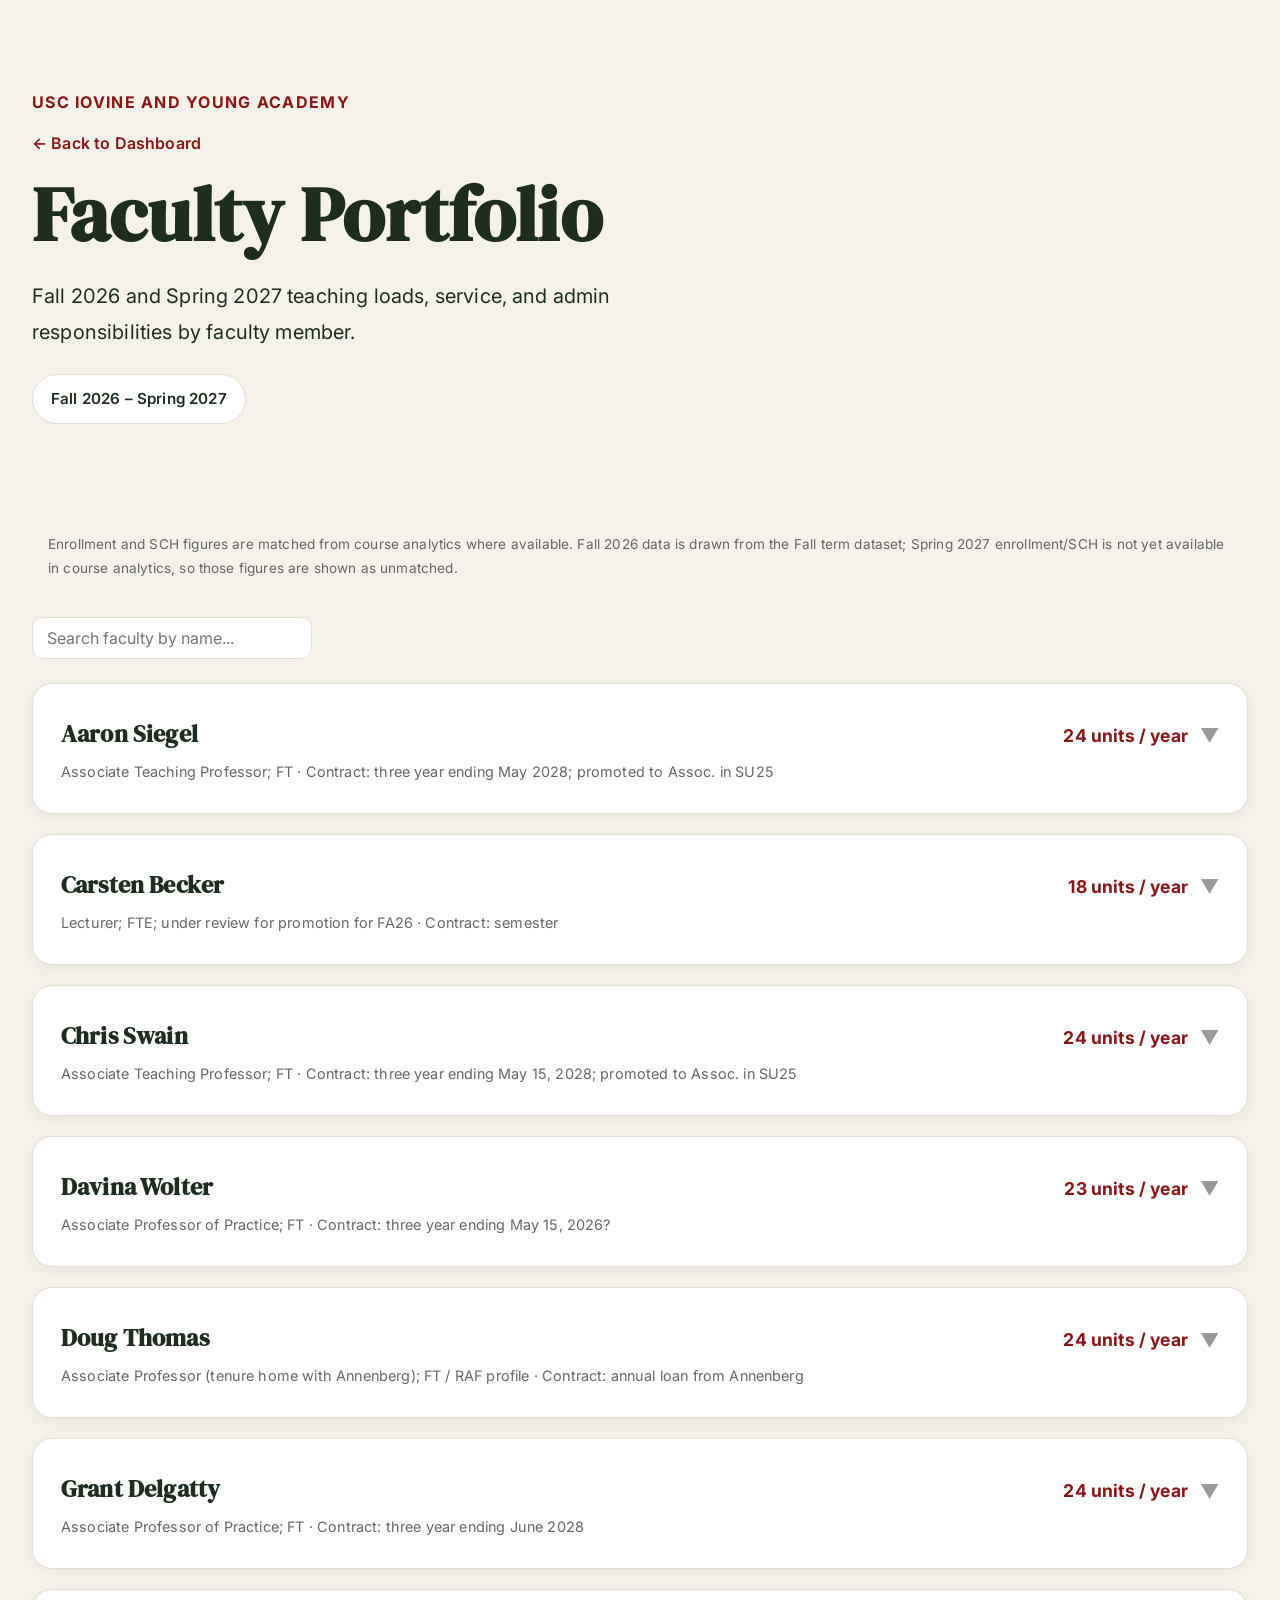
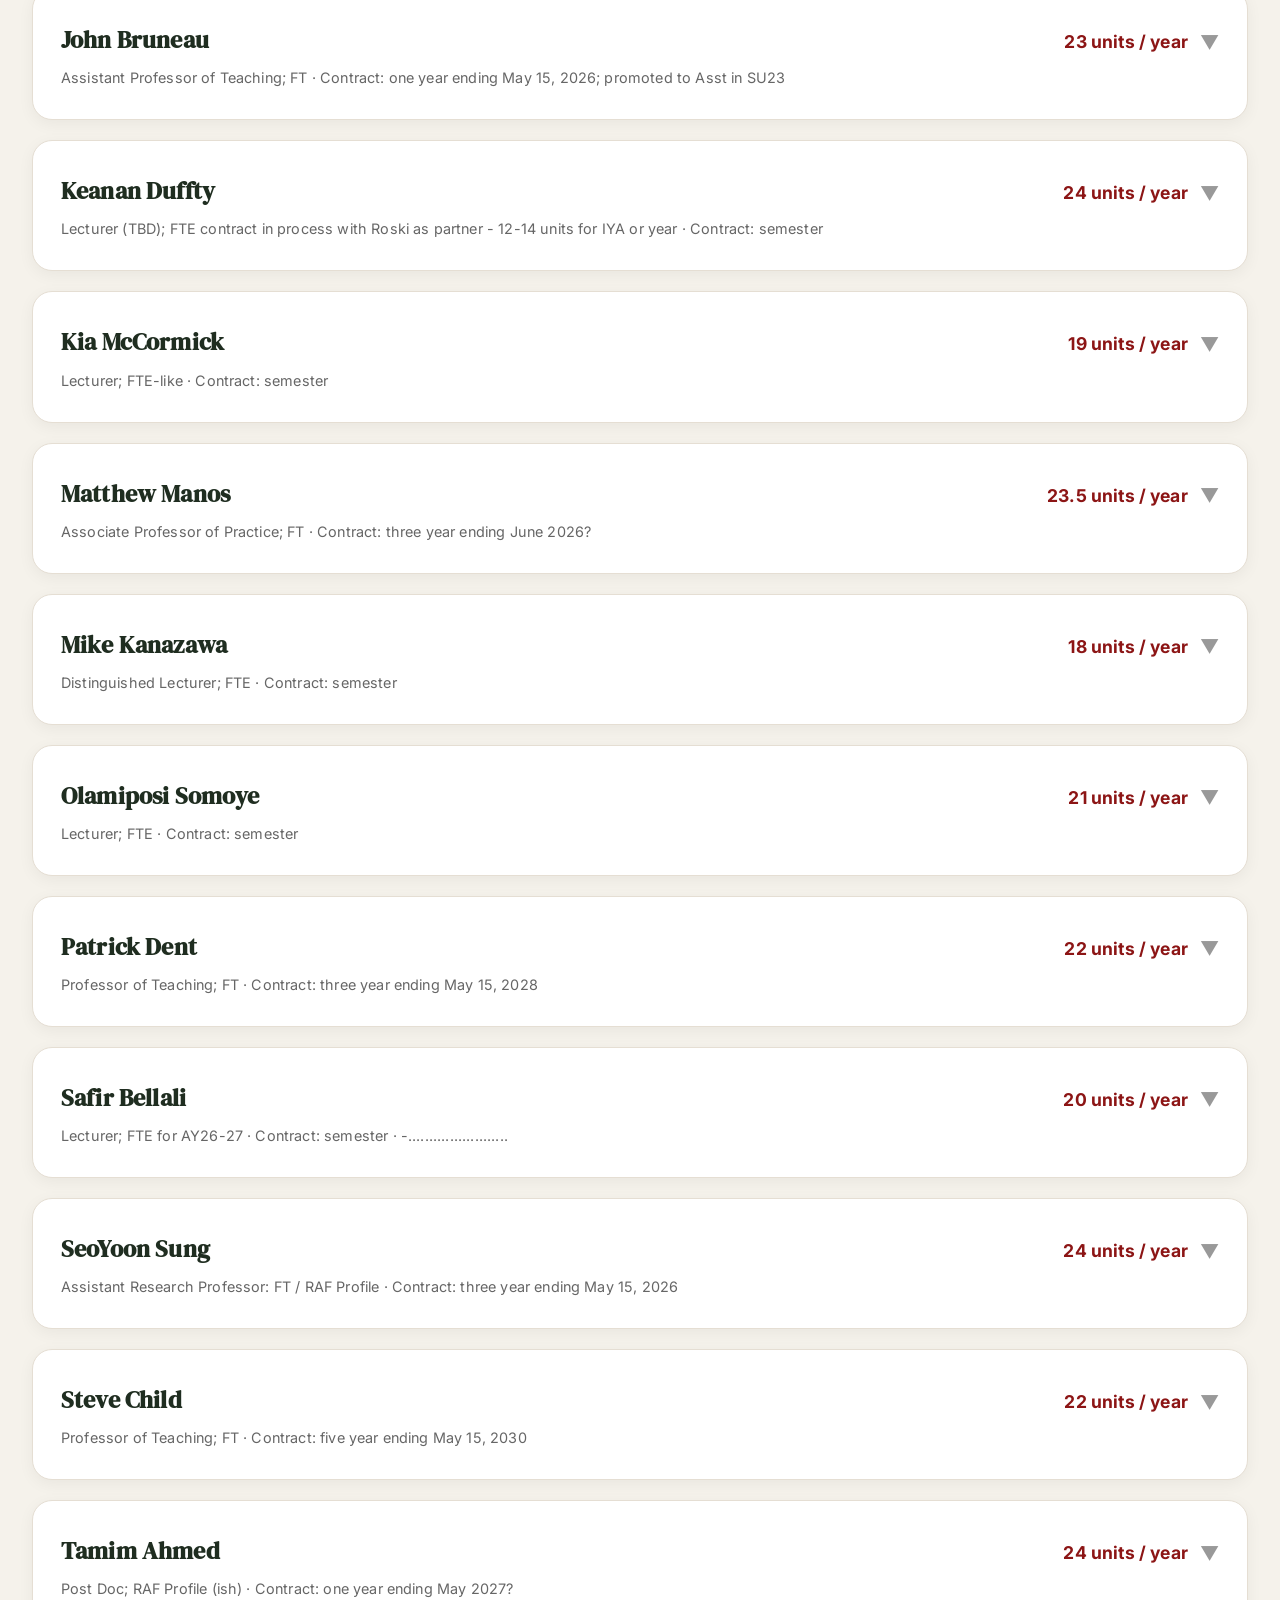
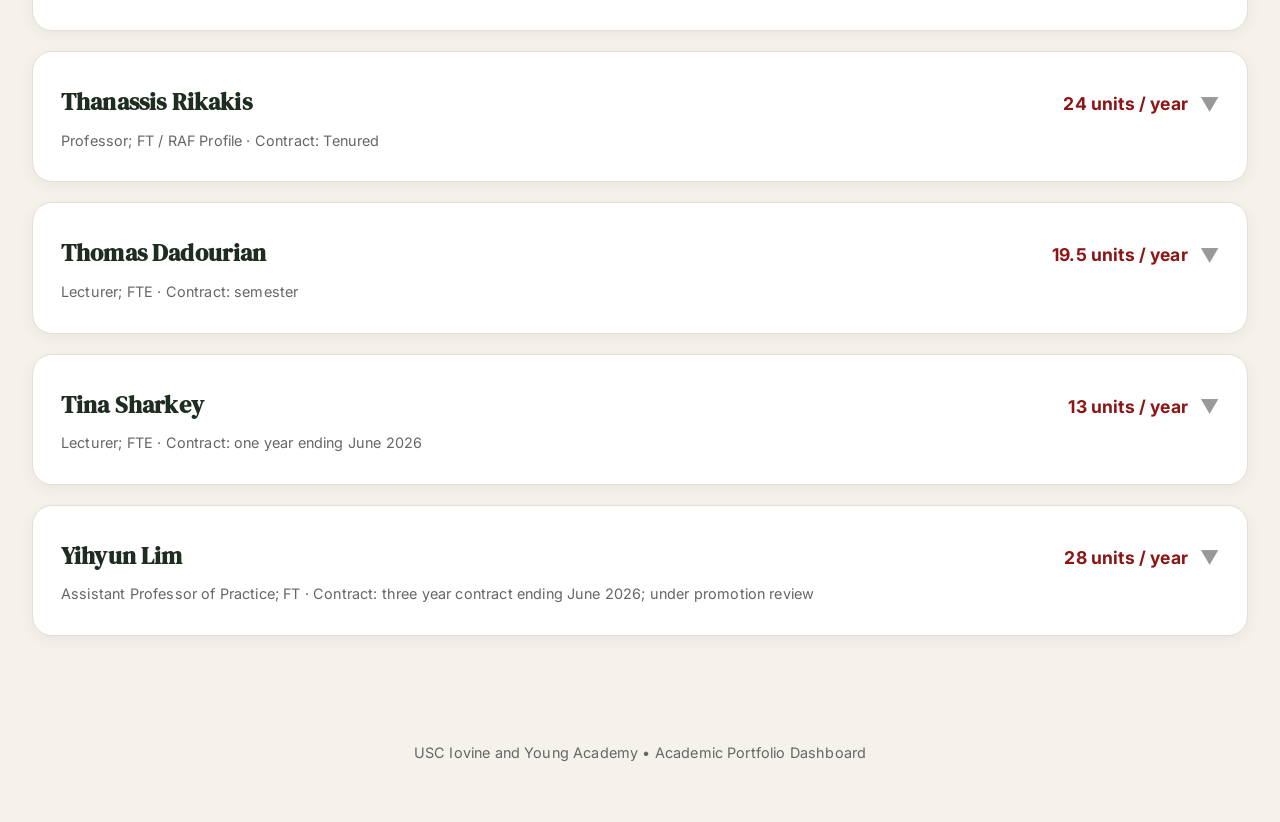
<file: faculty-portfolio.html>
<!DOCTYPE html>
<html lang="en">
<head>
<meta charset="UTF-8">
<meta name="viewport" content="width=device-width, initial-scale=1.0">
<title>Faculty Portfolio — IYA Academic Portfolio Dashboard</title>
<link rel="preconnect" href="https://fonts.googleapis.com">
<link rel="preconnect" href="https://fonts.gstatic.com" crossorigin>
<link href="https://fonts.googleapis.com/css2?family=DM+Serif+Display&family=Inter:wght@400;500;600;700&display=swap" rel="stylesheet">
<link rel="stylesheet" href="css/style.css">
<style>
  .faculty-toolbar {
    display: flex;
    gap: 16px;
    margin-bottom: 24px;
  }
  .faculty-toolbar input {
    font-family: "Inter", sans-serif;
    font-size: 1rem;
    padding: 10px 14px;
    border-radius: 10px;
    border: 1px solid var(--border);
    background: white;
    min-width: 280px;
  }
  .faculty-card {
    margin-bottom: 20px;
    cursor: pointer;
  }
  .faculty-card-header {
    display: flex;
    justify-content: space-between;
    align-items: baseline;
    flex-wrap: wrap;
    gap: 8px;
  }
  .faculty-card-header h3 {
    margin: 0;
    font-family: "DM Serif Display", serif;
    font-size: 1.5rem;
  }
  .faculty-title-lines {
    color: #666;
    font-size: .9rem;
    margin-top: 4px;
  }
  .faculty-year-total {
    font-weight: 700;
    color: var(--usc-red);
    font-size: 1.1rem;
    white-space: nowrap;
  }
  .faculty-detail {
    display: none;
    margin-top: 20px;
    padding-top: 20px;
    border-top: 1px solid var(--border);
  }
  .faculty-card.expanded .faculty-detail {
    display: block;
  }
  .term-columns {
    display: grid;
    grid-template-columns: 1fr 1fr;
    gap: 24px;
  }
  @media (max-width: 768px) {
    .term-columns { grid-template-columns: 1fr; }
  }
  .term-block h4 {
    font-family: "DM Serif Display", serif;
    font-size: 1.1rem;
    margin-bottom: 8px;
  }
  .term-total {
    color: #666;
    font-size: .85rem;
    margin-bottom: 12px;
  }
  .item-row {
    padding: 10px 0;
    border-bottom: 1px solid var(--border);
  }
  .item-row:last-child {
    border-bottom: none;
  }
  .item-desc {
    font-weight: 600;
    font-size: .95rem;
  }
  .item-meta {
    color: #666;
    font-size: .85rem;
    margin-top: 2px;
  }
  .item-badge {
    display: inline-block;
    font-size: .75rem;
    font-weight: 700;
    padding: 2px 8px;
    border-radius: 999px;
    background: var(--background);
    color: var(--usc-red);
    margin-left: 6px;
  }
  .expand-icon {
    font-size: 1.2rem;
    color: #999;
  }
  .back-link {
    display: inline-block;
    margin-bottom: 16px;
    color: var(--usc-red);
    font-weight: 600;
    text-decoration: none;
  }
  .back-link:hover { text-decoration: underline; }
  .data-note {
    font-size: .85rem;
    color: #666;
    background: var(--background);
    border-radius: 10px;
    padding: 12px 16px;
    margin-bottom: 24px;
  }
</style>
</head>
<body>
<div class="page-wrapper">
<header class="hero">
<div class="hero-content">
<p class="eyebrow">USC Iovine and Young Academy</p>
<a class="back-link" href="index.html">&larr; Back to Dashboard</a>
<h1>Faculty Portfolio</h1>
<p class="hero-subtitle">Fall 2026 and Spring 2027 teaching loads, service, and admin responsibilities by faculty member.</p>
<div class="hero-tag">Fall 2026 – Spring 2027</div>
</div>
</header>
<main>
<section>
<div class="data-note">
Enrollment and SCH figures are matched from course analytics where available. Fall 2026 data is drawn from the Fall term dataset; Spring 2027 enrollment/SCH is not yet available in course analytics, so those figures are shown as unmatched.
</div>
<div class="faculty-toolbar">
<input type="text" id="facultySearch" placeholder="Search faculty by name...">
</div>
<div id="facultyList"></div>
</section>
</main>
<footer>
<div class="footer-text">USC Iovine and Young Academy • Academic Portfolio Dashboard</div>
</footer>
</div>
<script src="js/faculty-portfolio.js"></script>
</body>
</html>
</file>
<file: css/style.css>
/* ==========================================
   IYA Academic Portfolio Dashboard
   ADHD-Friendly + Accessible Design System
   ========================================== */

:root {
  --background: #F5F2EB;
  --card: #FFFFFF;
  --forest: #1F2D20;
  --usc-red: #8C1515;
  --design: #4D7A5A;
  --business: #B88A2A;
  --technology: #4C6F91;
  --cbrl: #B65E3C;
  --border: #E5DED3;
  --shadow: 0 4px 16px rgba(0,0,0,.05);
}

/* ==========================================
   RESET
   ========================================== */
*, *::before, *::after {
  box-sizing: border-box;
}

html {
  scroll-behavior: smooth;
}

body {
  margin: 0;
  padding: 0;
  background: var(--background);
  color: var(--forest);
  font-family: "Inter", sans-serif;
  line-height: 1.8;
  letter-spacing: .01em;
}

/* ==========================================
   PAGE LAYOUT
   ========================================== */
.page-wrapper {
  max-width: 1440px;
  margin: 0 auto;
  padding: 32px;
}

/* ==========================================
   HERO
   ========================================== */
.hero {
  padding-top: 40px;
  padding-bottom: 40px;
}

.hero-content {
  max-width: 900px;
}

.eyebrow {
  color: var(--usc-red);
  text-transform: uppercase;
  font-weight: 700;
  letter-spacing: .08em;
  margin-bottom: 12px;
}

h1 {
  font-family: "DM Serif Display", serif;
  font-size: clamp(3rem, 6vw, 5rem);
  line-height: 1.05;
  margin: 0;
}

.hero-subtitle {
  font-size: 1.25rem;
  max-width: 700px;
  margin-top: 24px;
  margin-bottom: 24px;
}

.hero-tag {
  display: inline-block;
  background: white;
  border: 1px solid var(--border);
  border-radius: 999px;
  padding: 10px 18px;
  font-size: .95rem;
  font-weight: 600;
}

/* ==========================================
   SECTIONS
   ========================================== */
section {
  margin-top: 56px;
  margin-bottom: 56px;
}

.section-title {
  font-family: "DM Serif Display", serif;
  font-size: 2rem;
  margin-bottom: 24px;
}

/* ==========================================
   CARDS
   ========================================== */
.card {
  background: var(--card);
  border-radius: 20px;
  border: 1px solid var(--border);
  box-shadow: var(--shadow);
  padding: 28px;
}

.chart-card {
  min-height: 500px;
}

/* ==========================================
   KPI CARDS
   ========================================== */
.kpi-grid {
  display: grid;
  grid-template-columns: repeat(auto-fit, minmax(240px, 1fr));
  gap: 24px;
}

.kpi-card {
  text-align: center;
}

.kpi-label {
  font-size: .95rem;
  text-transform: uppercase;
  letter-spacing: .05em;
  color: #666;
}

.kpi-value {
  font-size: 3rem;
  font-weight: 700;
  color: var(--usc-red);
  margin-top: 12px;
  margin-bottom: 12px;
}

.kpi-note {
  color: #666;
  font-size: .95rem;
}

/* ==========================================
   DOMAIN CARDS
   ========================================== */
.domain-grid {
  display: grid;
  grid-template-columns: repeat(auto-fit, minmax(260px, 1fr));
  gap: 24px;
  margin-bottom: 32px;
}

.domain-card {
  text-align: center;
}

.domain-card h3 {
  margin-top: 0;
  margin-bottom: 12px;
}

.domain-sch {
  font-size: 2rem;
  font-weight: 700;
}

.design {
  border-top: 6px solid var(--design);
}

.business {
  border-top: 6px solid var(--business);
}

.technology {
  border-top: 6px solid var(--technology);
}

.cbrl {
  border-top: 6px solid var(--cbrl);
}

.growth-positive {
  color: var(--design);
  font-weight: 700;
  margin-top: 10px;
}

.growth-neutral {
  color: var(--technology);
  font-weight: 700;
  margin-top: 10px;
}

/* ==========================================
   TABLES
   ========================================== */
.table-container {
  overflow-x: auto;
}

table {
  width: 100%;
  border-collapse: collapse;
}

thead {
  background: #faf7f3;
}

th {
  text-align: left;
  padding: 18px;
  font-weight: 700;
}

td {
  padding: 18px;
  border-top: 1px solid var(--border);
}

tbody tr:hover {
  background: rgba(0,0,0,.02);
}

/* ==========================================
   RECOMMENDATIONS
   ========================================== */
.recommendation-grid {
  display: grid;
  grid-template-columns: repeat(auto-fit, minmax(280px, 1fr));
  gap: 24px;
}

.recommendation-card h3 {
  margin-top: 0;
  color: var(--usc-red);
}

.recommendation-card p {
  margin-bottom: 0;
}

/* ==========================================
   CHARTS
   ========================================== */
canvas {
  width: 100% !important;
  height: 420px !important;
}

/* ==========================================
   FOOTER
   ========================================== */
footer {
  margin-top: 80px;
  padding-top: 24px;
  padding-bottom: 24px;
}

.footer-text {
  text-align: center;
  color: #666;
  font-size: .9rem;
}

/* ==========================================
   ACCESSIBILITY
   ========================================== */
:focus-visible {
  outline: 3px solid var(--usc-red);
  outline-offset: 3px;
}

button {
  font-family: inherit;
}

@media (prefers-reduced-motion: reduce) {
  * {
    animation: none !important;
    transition: none !important;
    scroll-behavior: auto !important;
  }
}

/* ==========================================
   MOBILE
   ========================================== */
@media (max-width: 768px) {
  .page-wrapper {
    padding: 20px;
  }

  h1 {
    font-size: 3rem;
  }

  .section-title {
    font-size: 1.75rem;
  }

  .kpi-value {
    font-size: 2.25rem;
  }

  canvas {
    height: 320px !important;
  }
}

/* ==========================================
   COURSE DETAIL DRAWER
   ========================================== */
.course-drawer {
  position: fixed;
  top: 0;
  right: -600px;
  width: 600px;
  max-width: 90vw;
  height: 100vh;
  background: white;
  box-shadow: -8px 0 25px rgba(0,0,0,.15);
  transition: right .35s ease;
  z-index: 9999;
  overflow-y: auto;
}

.course-drawer.open {
  right: 0;
}

.drawer-header {
  padding: 24px;
  border-bottom: 1px solid var(--border);
}

.drawer-header h2 {
  font-family: "DM Serif Display", serif;
  margin: 8px 0 4px;
}

.drawer-header p {
  color: #666;
  margin: 0;
}

.drawer-body {
  padding: 24px;
}

.drawer-card {
  margin-bottom: 16px;
}

.drawer-card strong {
  display: block;
  font-size: .85rem;
  text-transform: uppercase;
  letter-spacing: .04em;
  color: #666;
  margin-bottom: 4px;
}

.drawer-card p {
  margin: 0;
  font-size: 1.1rem;
  font-weight: 600;
}

#closeDrawer {
  float: right;
  border: none;
  background: transparent;
  cursor: pointer;
  font-size: 24px;
  color: var(--usc-red);
}
</file>
